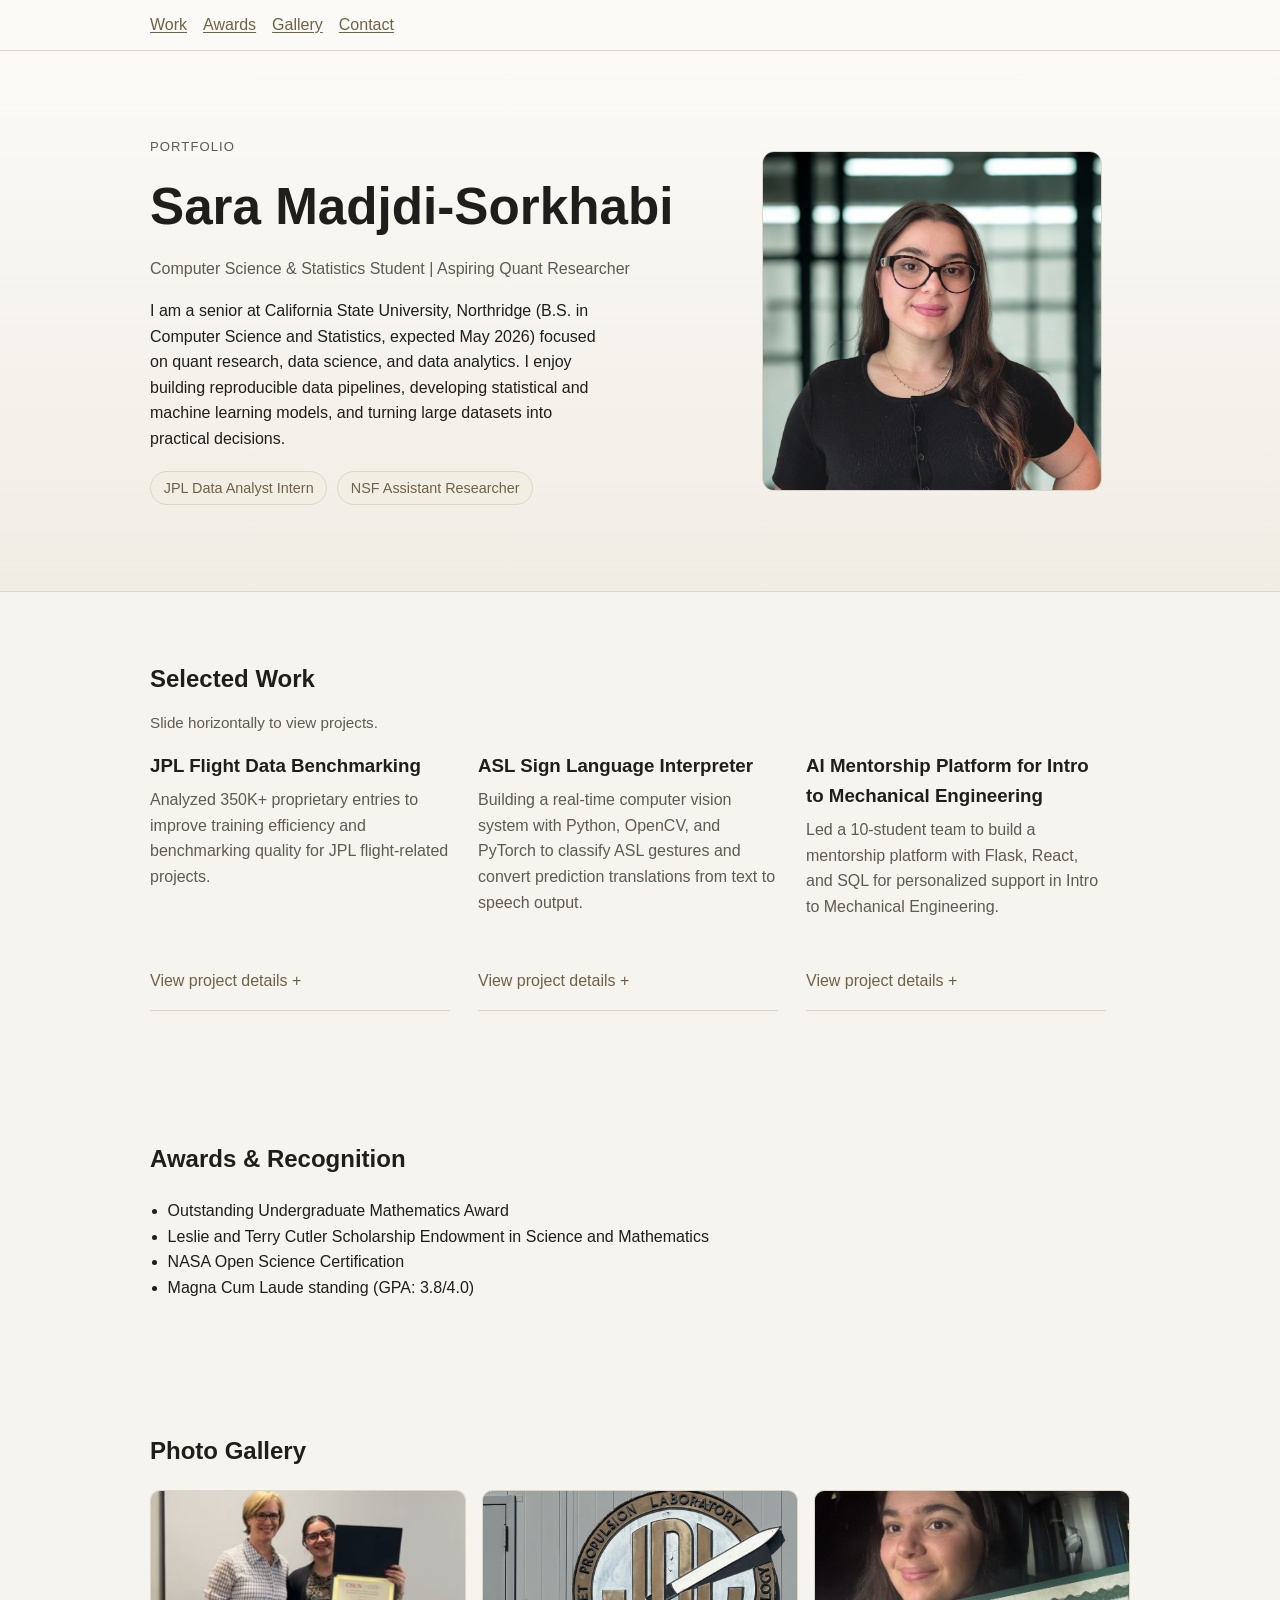
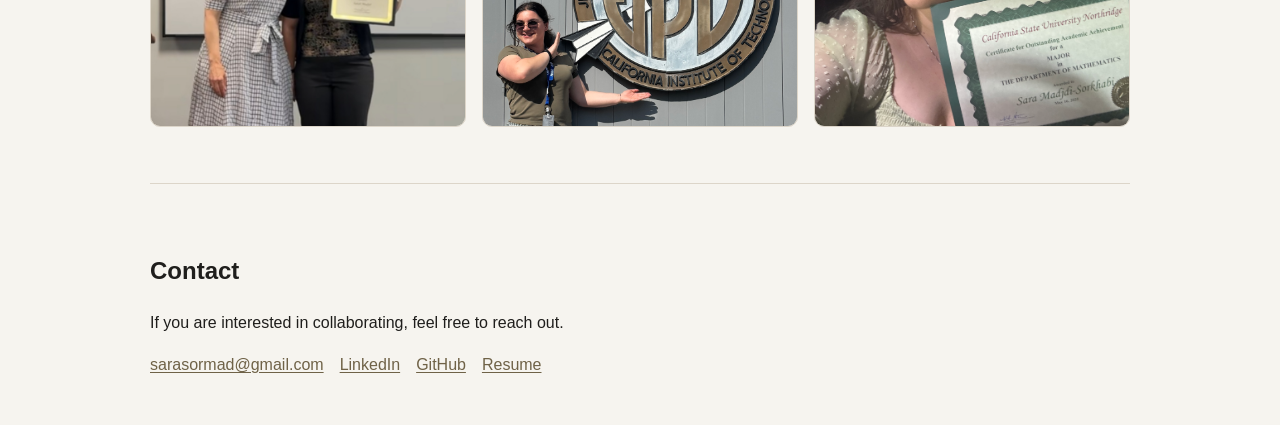
<file: index.html>
<!DOCTYPE html>
<html lang="en">
<head>
    <meta charset="UTF-8">
    <meta name="viewport" content="width=device-width, initial-scale=1.0">
    <title>Sara Madjdi-Sorkhabi | Portfolio</title>
    <link rel="stylesheet" href="static/style.css">
</head>
<body>
    <nav class="top-nav">
        <div class="container nav-inner">
            <a href="#work">Work</a>
            <a href="#awards">Awards</a>
            <a href="#gallery">Gallery</a>
            <a href="#contact">Contact</a>
        </div>
    </nav>

    <header class="hero">
        <div class="container hero-content">
            <div class="hero-text">
                <p class="label">Portfolio</p>
                <h1>Sara Madjdi-Sorkhabi</h1>
                <p class="subtitle">Computer Science & Statistics Student | Aspiring Quant Researcher</p>
                <p class="bio">
                    I am a senior at California State University, Northridge (B.S. in Computer Science
                    and Statistics, expected May 2026) focused on quant research, data science, and data
                    analytics. I enjoy building reproducible data pipelines, developing statistical and
                    machine learning models, and turning large datasets into practical decisions.
                </p>
                <ul class="experience-list">
                    <li><a href="experience/jpl-intern/">JPL Data Analyst Intern</a></li>
                    <li><span>NSF Assistant Researcher</span></li>
                </ul>
            </div>
            <div class="hero-image-wrap">
                <img class="hero-image" src="static/images/headshot.png" alt="Profile image of Sara Madjdi-Sorkhabi">
            </div>
        </div>
    </header>

    <main class="container">
        <section id="work" class="section">
            <h2>Selected Work</h2>
            <p class="hint">Slide horizontally to view projects.</p>
            <div class="work-scroll">
                <article class="card">
                    <h3>JPL Flight Data Benchmarking</h3>
                    <p>Analyzed 350K+ proprietary entries to improve training efficiency and benchmarking quality for JPL flight-related projects.</p>
                    <details class="project-details">
                        <summary>View project details</summary>
                        <div class="project-details-content">
                            <p>Engineered features by combining internal and external sources, built reproducible visual analysis in Power BI/Seaborn, and presented actionable recommendations to division leadership.</p>
                            <a href="experience/jpl-intern/">Learn more</a>
                        </div>
                    </details>
                </article>

                <article class="card">
                    <h3>ASL Sign Language Interpreter</h3>
                    <p>Building a real-time computer vision system with Python, OpenCV, and PyTorch to classify ASL gestures and convert prediction translations from text to speech output.</p>
                    <details class="project-details">
                        <summary>View project details</summary>
                        <div class="project-details-content">
                            <p>Built a custom ASL Sign Language Dataset using OpenCV and MediaPipe, developed a real-time gesture pipeline, trained classifiers on labeled hand-sign data, and evaluated performance with iterative preprocessing and augmentation to improve robustness.</p>
                        </div>
                    </details>
                </article>

                <article class="card">
                    <h3>AI Mentorship Platform for Intro to Mechanical Engineering</h3>
                    <p>Led a 10-student team to build a mentorship platform with Flask, React, and SQL for personalized support in Intro to Mechanical Engineering.</p>
                    <details class="project-details">
                        <summary>View project details</summary>
                        <div class="project-details-content">
                            <p>Built a course-restricted assistant for ME101 using a RAG pipeline so students can ask ChatGPT-style questions answered only from approved CSUN course materials. Added a quiz-generation tab that creates multiple-choice practice questions by topic from the same uploaded materials, and developed a personalized analytics dashboard that tracks quiz performance metrics to help students identify weak areas.</p>
                        </div>
                    </details>
                </article>

                <article class="card">
                    <h3>Multi-Criteria Shortest Path Optimization</h3>
                    <p>Extended Dijkstra's algorithm with dual edge weights in Java/Python to evaluate trade-offs in multi-objective routing.</p>
                    <details class="project-details">
                        <summary>View project details</summary>
                        <div class="project-details-content">
                            <p>Compared runtime and quality trade-offs against standard shortest-path methods and documented how multi-objective constraints affect route selection and complexity.</p>
                        </div>
                    </details>
                </article>

                <article class="card">
                    <h3>Early Detection of Cocoa Seed Infection</h3>
                    <p>Developing computer vision models in Python and PyTorch to detect early-stage cocoa seed infection with EfficientNet architectures.</p>
                    <details class="project-details">
                        <summary>View project details</summary>
                        <div class="project-details-content">
                            <p>Applied image preprocessing and augmentation workflows to improve model performance and evaluated architecture-level trade-offs for early detection accuracy.</p>
                        </div>
                    </details>
                </article>

                <article class="card">
                    <h3>NSF Higher Criticism Research</h3>
                    <p>Implemented statistical computing methods in R for large-scale multiple testing and high-dimensional inference.</p>
                    <details class="project-details">
                        <summary>View project details</summary>
                        <div class="project-details-content">
                            <p>Built bootstrap resampling workflows from scratch to support Higher Criticism research and contributed to computationally efficient methods for modern statistical inference.</p>
                        </div>
                    </details>
                </article>
            </div>
        </section>

        <section id="awards" class="section">
            <h2>Awards & Recognition</h2>
            <ul class="recognitions">
                <li>Outstanding Undergraduate Mathematics Award</li>
                <li>Leslie and Terry Cutler Scholarship Endowment in Science and Mathematics</li>
                <li>NASA Open Science Certification</li>
                <li>Magna Cum Laude standing (GPA: 3.8/4.0)</li>
            </ul>
        </section>

        <section id="gallery" class="section">
            <h2>Photo Gallery</h2>
            <div class="gallery-grid">
                <figure class="gallery-item">
                    <img class="gallery-first-photo" src="static/images/IMG_B627A70E6443-1.jpeg" alt="Gallery photo one">
                </figure>
                <figure class="gallery-item">
                    <img class="gallery-jpl-photo" src="static/images/IMG_8704.JPG" alt="Gallery photo two">
                </figure>
                <figure class="gallery-item">
                    <img src="static/images/IMG_8519.jpg" alt="Gallery photo three">
                </figure>
            </div>
        </section>

        <section id="contact" class="section contact">
            <h2>Contact</h2>
            <p>If you are interested in collaborating, feel free to reach out.</p>
            <div class="contact-links">
                <a href="mailto:sarasormad@gmail.com">sarasormad@gmail.com</a>
                <a href="https://www.linkedin.com/in/sarasormad" target="_blank" rel="noopener noreferrer">LinkedIn</a>
                <a href="https://github.com/sarasormad" target="_blank" rel="noopener noreferrer">GitHub</a>
                <a href="/resume.pdf?v=3" target="_blank" rel="noopener noreferrer">Resume</a>
            </div>
        </section>
    </main>

    <script>
        const projectDetails = document.querySelectorAll(".project-details");
        projectDetails.forEach((item) => {
            item.addEventListener("toggle", () => {
                if (!item.open) return;
                projectDetails.forEach((other) => {
                    if (other !== item) other.open = false;
                });
            });
        });
    </script>
</body>
</html>
</file>
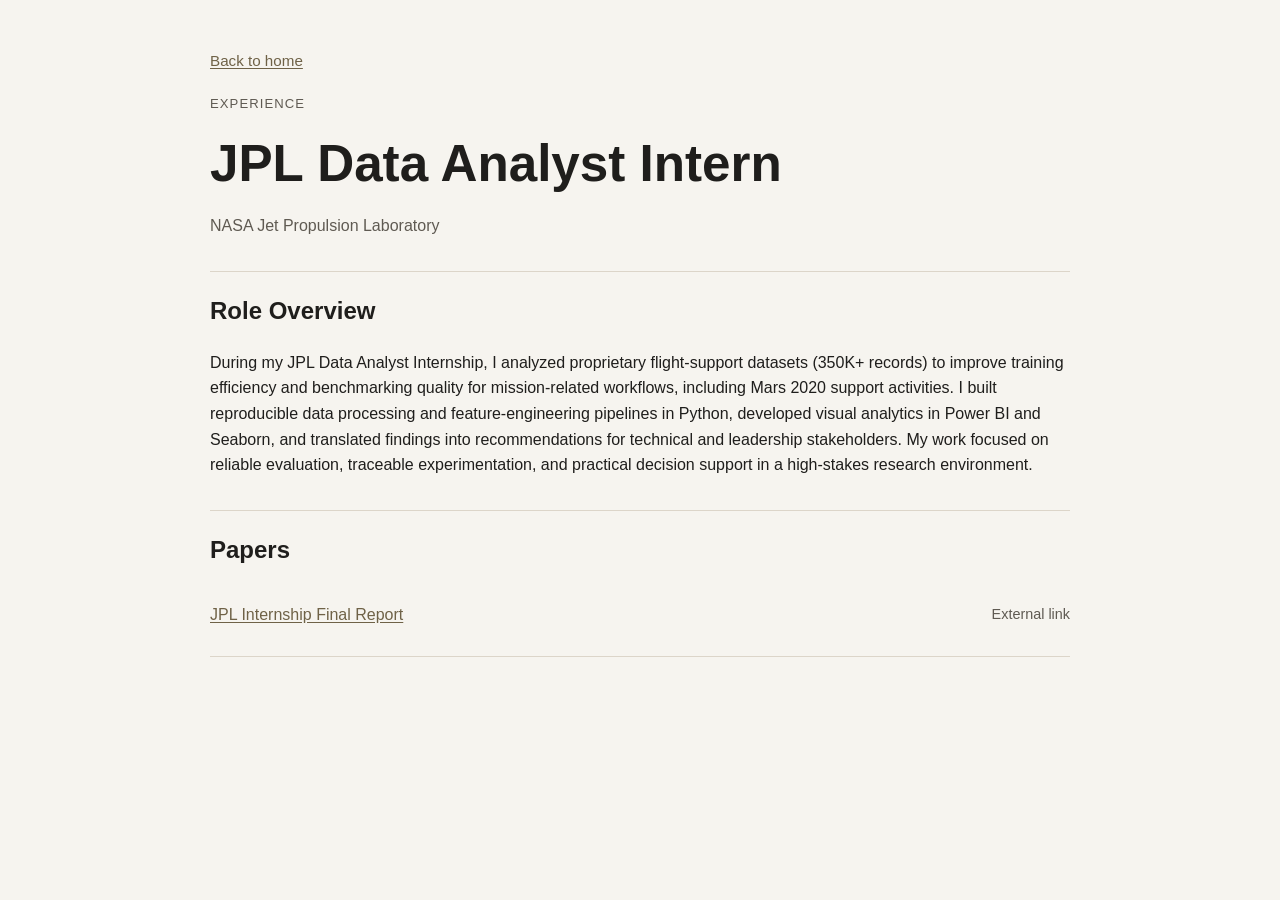
<file: experience/jpl-intern/index.html>
<!DOCTYPE html>
<html lang="en">
<head>
    <meta charset="UTF-8">
    <meta name="viewport" content="width=device-width, initial-scale=1.0">
    <title>JPL Data Analyst Intern | Portfolio</title>
    <link rel="stylesheet" href="../../static/style.css">
</head>
<body>
    <main class="container section detail-page">
        <a class="back-link" href="../../">Back to home</a>

        <header class="detail-hero">
            <p class="label">Experience</p>
            <h1>JPL Data Analyst Intern</h1>
            <p class="subtitle">NASA Jet Propulsion Laboratory</p>
        </header>

        <section class="detail-block">
            <h2>Role Overview</h2>
            <p>
                During my JPL Data Analyst Internship, I analyzed proprietary
                flight-support datasets (350K+ records) to improve training efficiency
                and benchmarking quality for mission-related workflows, including Mars
                2020 support activities. I built reproducible data processing and
                feature-engineering pipelines in Python, developed visual analytics
                in Power BI and Seaborn, and translated findings into recommendations
                for technical and leadership stakeholders. My work focused on reliable
                evaluation, traceable experimentation, and practical decision support
                in a high-stakes research environment.
            </p>
        </section>

        <section class="detail-block">
            <h2>Papers</h2>
            <ul class="link-list">
                <li class="link-list-item">
                    <a href="../../JPLreport.pdf" target="_blank" rel="noopener noreferrer">JPL Internship Final Report</a>
                    <span>External link</span>
                </li>
            </ul>
        </section>
    </main>
</body>
</html>
</file>
<file: static/style.css>
:root {
    --bg: #f6f4ef;
    --surface: #fbfaf7;
    --surface-soft: #f1ede5;
    --surface-elevated: #f3eee4;
    --text: #1f1e1c;
    --muted: #5f5a52;
    --border: #dcd5c9;
    --accent: #9a8b6a;
    --accent-strong: #6f6247;
}

* {
    box-sizing: border-box;
}

body {
    margin: 0;
    font-family: "Inter", "Helvetica Neue", Arial, sans-serif;
    color: var(--text);
    background: var(--bg);
    line-height: 1.6;
}

.container {
    width: min(980px, 92%);
    margin: 0 auto;
}

.top-nav {
    border-bottom: 1px solid var(--border);
    background: var(--surface);
}

.nav-inner {
    display: flex;
    gap: 1rem;
    padding: 0.75rem 0;
}

.hero {
    border-bottom: 1px solid var(--border);
    background: linear-gradient(180deg, var(--surface) 0%, var(--surface-soft) 100%);
}

.hero-content {
    min-height: 60vh;
    display: grid;
    grid-template-columns: 1.4fr 1fr;
    gap: 2rem;
    align-items: center;
    padding: 4rem 0;
}

.label {
    margin: 0 0 0.6rem;
    font-size: 0.82rem;
    letter-spacing: 0.08em;
    text-transform: uppercase;
    color: var(--muted);
}

h1 {
    margin: 0;
    font-size: clamp(2rem, 5vw, 3.2rem);
}

.subtitle {
    margin: 0.5rem 0 1rem;
    color: var(--muted);
}

.bio {
    max-width: 52ch;
}

.experience-list {
    list-style: none;
    display: flex;
    flex-wrap: wrap;
    gap: 0.6rem;
    margin: 1.2rem 0 0;
    padding: 0;
}

.experience-list li {
    border: 1px solid var(--border);
    background: var(--surface-elevated);
    border-radius: 999px;
    padding: 0.3rem 0.8rem;
    font-size: 0.9rem;
    color: var(--accent-strong);
}

.experience-list a,
.experience-list span {
    color: var(--accent-strong);
    text-decoration: none;
}

.hero-image-wrap {
    display: flex;
    justify-content: center;
}

.hero-image {
    width: min(340px, 100%);
    aspect-ratio: 1 / 1;
    object-fit: cover;
    border-radius: 12px;
    border: 1px solid var(--border);
    background: var(--surface-elevated);
}

.section {
    padding: 3rem 0;
}

.hint {
    margin-top: -0.4rem;
    color: var(--muted);
    font-size: 0.95rem;
}

.work-scroll {
    display: grid;
    grid-auto-flow: column;
    grid-auto-columns: minmax(300px, 420px);
    gap: 1.75rem;
    overflow-x: auto;
    padding-bottom: 0.8rem;
    scroll-snap-type: x mandatory;
    -webkit-overflow-scrolling: touch;
    align-items: start;
}

.card {
    background: transparent;
    border: none;
    border-bottom: 1px solid var(--border);
    border-radius: 0;
    padding: 0 0 1rem;
    scroll-snap-align: start;
    display: grid;
    grid-template-rows: auto auto 1fr auto;
    min-height: 260px;
}

.card h3 {
    margin-top: 0;
    margin-bottom: 0.4rem;
}

.card p {
    margin-top: 0;
    color: var(--muted);
}

.project-details {
    margin-top: auto;
    padding-top: 0.5rem;
}

.project-details summary {
    cursor: pointer;
    color: var(--accent-strong);
    font-weight: 500;
    list-style: none;
}

.project-details summary::-webkit-details-marker {
    display: none;
}

.project-details summary::after {
    content: " +";
}

.project-details[open] summary::after {
    content: " -";
}

.project-details-content {
    display: grid;
    grid-template-rows: 0fr;
    opacity: 0;
    transition: grid-template-rows 240ms ease, opacity 200ms ease;
}

.project-details[open] .project-details-content {
    grid-template-rows: 1fr;
    opacity: 1;
}

.project-details-content p {
    overflow: hidden;
    margin: 0.6rem 0 0;
    color: var(--muted);
    font-size: 0.92rem;
    line-height: 1.5;
    border-top: 1px solid var(--border);
    padding-top: 0.55rem;
}

.gallery-grid {
    display: grid;
    grid-template-columns: repeat(auto-fit, minmax(200px, 1fr));
    gap: 1rem;
}

.gallery-item {
    margin: 0;
}

.gallery-item img {
    width: 100%;
    aspect-ratio: 4 / 3;
    object-fit: cover;
    border-radius: 10px;
    border: 1px solid var(--border);
    background: var(--surface-elevated);
}

.gallery-first-photo {
    object-position: center 48%;
}

.gallery-jpl-photo {
    object-position: center 28%;
}

.recognitions {
    padding-left: 1.1rem;
}

a {
    color: var(--accent-strong);
    text-underline-offset: 2px;
}

a:hover {
    color: var(--text);
}

.contact {
    border-top: 1px solid var(--border);
    background: transparent;
}

.contact-links {
    display: flex;
    flex-wrap: wrap;
    gap: 1rem;
}

.detail-page {
    max-width: 860px;
}

.back-link {
    display: inline-block;
    margin-bottom: 1.2rem;
    font-size: 0.95rem;
}

.detail-hero {
    border-bottom: 1px solid var(--border);
    padding: 0 0 1rem;
}

.detail-block {
    margin-top: 1rem;
    border-bottom: 1px solid var(--border);
    padding: 0 0 1rem;
}

.link-list {
    list-style: none;
    margin: 0;
    padding: 0;
}

.link-list-item {
    display: flex;
    justify-content: space-between;
    align-items: center;
    gap: 1rem;
    padding: 0.8rem 0;
    border-bottom: 1px solid var(--border);
}

.link-list-item:last-child {
    border-bottom: none;
}

.link-list-item span {
    color: var(--muted);
    font-size: 0.9rem;
    white-space: nowrap;
}

@media (max-width: 1024px) {
    .container {
        width: min(980px, 94%);
    }

    .hero-content {
        min-height: auto;
        padding: 3.2rem 0;
    }
}

@media (max-width: 760px) {
    .nav-inner {
        overflow-x: auto;
        white-space: nowrap;
        gap: 1.2rem;
    }

    .section {
        padding: 2.2rem 0;
    }

    .hero-content {
        grid-template-columns: 1fr;
        gap: 1.2rem;
        padding: 2.5rem 0;
    }

    .hero-image {
        width: min(300px, 86vw);
    }

    .work-scroll {
        grid-auto-columns: minmax(84vw, 92vw);
        gap: 1rem;
    }

    .card {
        min-height: 240px;
    }

    .gallery-grid {
        grid-template-columns: 1fr;
    }

    .contact-links {
        flex-direction: column;
        gap: 0.5rem;
    }

    .link-list-item {
        flex-direction: column;
        align-items: flex-start;
    }
}

@media (max-width: 420px) {
    body {
        font-size: 0.97rem;
    }
}
</file>
